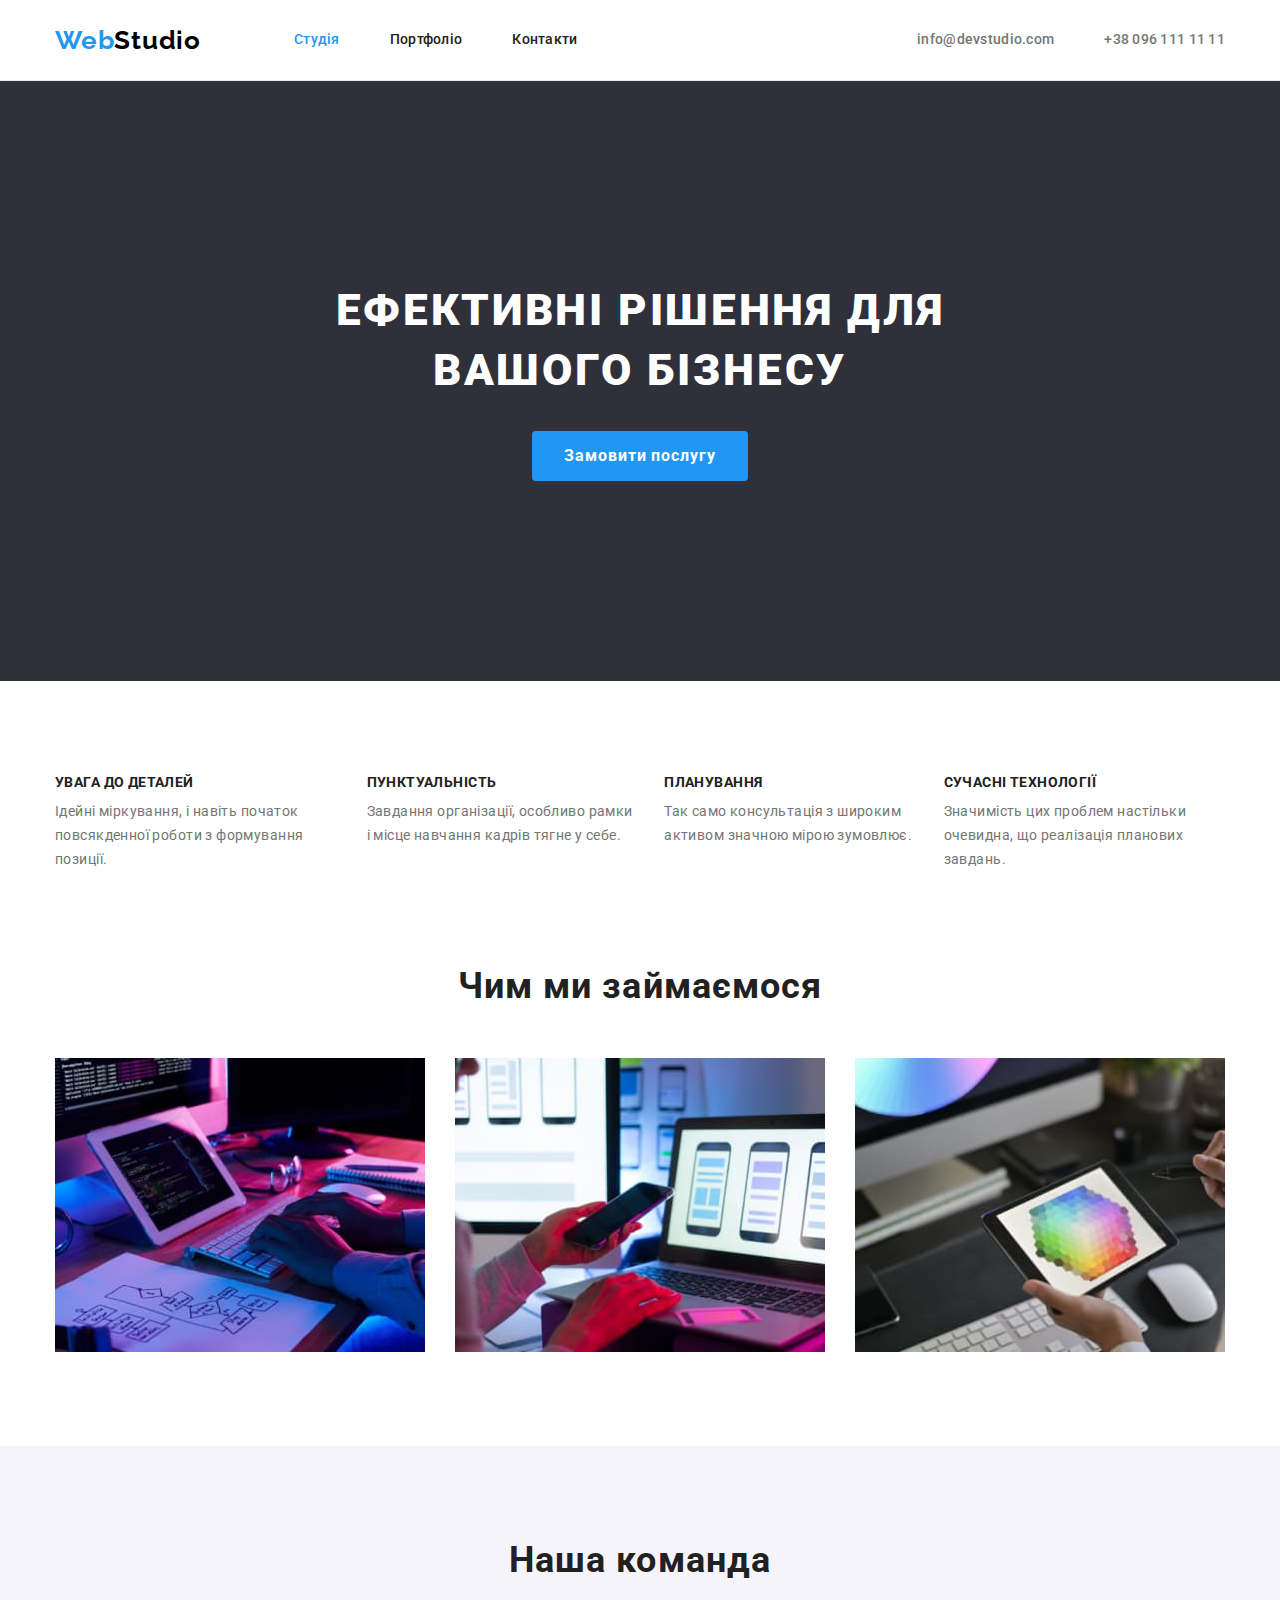
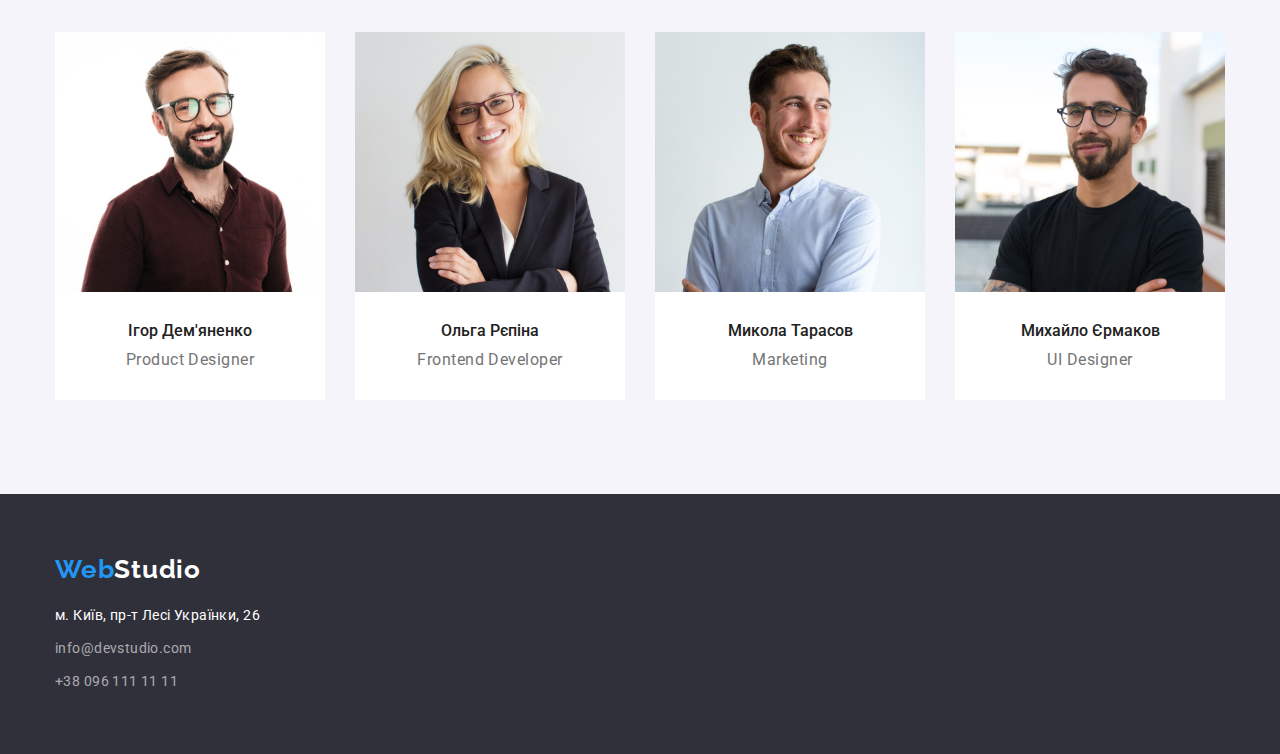
<file: index.html>
<!DOCTYPE html>
<html lang="uk">
  <head>
    <meta charset="UTF-8" />
    <meta http-equiv="X-UA-Compatible" content="IE=edge" />
    <meta name="viewport" content="width=device-width, initial-scale=1.0" />
    <title>WebStudio</title>
    <link rel="preconnect" href="https://fonts.googleapis.com" />
    <link rel="preconnect" href="https://fonts.gstatic.com" crossorigin />
    <link
      href="https://fonts.googleapis.com/css2?family=Montserrat:wght@400;700&family=Raleway:wght@700&family=Roboto:wght@400;500;700;900&display=swap"
      rel="stylesheet"
    />
    <link
      rel="stylesheet"
      href="https://cdnjs.cloudflare.com/ajax/libs/modern-normalize/1.1.0/modern-normalize.min.css"
      integrity="sha512-wpPYUAdjBVSE4KJnH1VR1HeZfpl1ub8YT/NKx4PuQ5NmX2tKuGu6U/JRp5y+Y8XG2tV+wKQpNHVUX03MfMFn9Q=="
      crossorigin="anonymous"
      referrerpolicy="no-referrer"
    />
    <link rel="stylesheet" href="./css/styles.css" />
  </head>
  <body>
    <header class="header">
      <div class="container header-page">
        <a href="#" class="logo link"> <span class="colortext link">Web</span>Studio</a>
        <nav class="header-nav">
          <ul class="nav list">
            <li class="item"><a class="site-nav link current" href="#">Студія</a></li>
            <li class="item"><a class="site-nav link" href="./portfolio.html">Портфоліо</a></li>
            <li class="item"><a class="site-nav link" href="#">Контакти</a></li>
          </ul>
        </nav>
        <ul class="list-contact list">
          <li>
            <a class="contact link" href="mailto:info@devstudio.com">info@devstudio.com</a>
          </li>
          <li>
            <a class="contact link" href="tel:+380961111111">+38 096 111 11 11</a>
          </li>
        </ul>
      </div>
    </header>
    <main>
      <!-- hero -->
      <section class="hero section">
        <div class="container">
          <h1 class="hero-title">Ефективні рішення для вашого бізнесу</h1>
          <button type="button" class="hero-btn">Замовити послугу</button>
        </div>
      </section>

      <section class="section-feature">
        <div class="container">
          <h2 class="visually-hidden">Особливості нашої веб Студії</h2>
          <ul class="feature-list list">
            <li>
              <h3 class="feature-title">УВАГА ДО ДЕТАЛЕЙ</h3>
              <p class="feature-text">
                Ідейні міркування, і навіть початок повсякденної роботи з формування позиції.
              </p>
            </li>
            <li>
              <h3 class="feature-title">ПУНКТУАЛЬНІСТЬ</h3>
              <p class="feature-text">
                Завдання організації, особливо рамки і місце навчання кадрів тягне у себе.
              </p>
            </li>
            <li>
              <h3 class="feature-title">ПЛАНУВАННЯ</h3>
              <p class="feature-text">
                Так само консультація з широким активом значною мірою зумовлює.
              </p>
            </li>
            <li>
              <h3 class="feature-title">СУЧАСНІ ТЕХНОЛОГІЇ</h3>
              <p class="feature-text">
                Значимість цих проблем настільки очевидна, що реалізація планових завдань.
              </p>
            </li>
          </ul>
        </div>
      </section>
      <section class="section-work">
        <div class="container">
          <h2 class="work-title">Чим ми займаємося</h2>
          <ul class="work-list list">
            <li>
              <img src="./images/works.jpg" alt="макет сайту" width="370" />
            </li>
            <li>
              <img src="./images/notbook.jpg" alt="розробка сайту" width="370" />
            </li>
            <li><img src="./images/tablets.jpg" alt="колорістіка" width="370" /></li>
          </ul>
        </div>
      </section>
      <section class="section-team section">
        <div class="container">
          <h2 class="team-title">Наша команда</h2>
          <ul class="team-list list">
            <li class="team-card">
              <img class="img-team" src="./images/card1.jpg" alt="Дизайнер продукту" width="270" />
              <div class="text">
                <h3 class="team-name">Ігор Дем'яненко</h3>
                <p class="team-text">Product Designer</p>
              </div>
            </li>
            <li class="team-card">
              <img
                class="img-team"
                src="./images/card2.jpg"
                alt="Розробка інтерфейсу"
                width="270"
              />
              <div class="text">
                <h3 class="team-name">Ольга Рєпіна</h3>
                <p class="team-text">Frontend Developer</p>
              </div>
            </li>
            <li class="team-card">
              <img class="img-team" src="./images/card3.jpg" alt="Маркетинг" width="270" />
              <div class="text">
                <h3 class="team-name">Микола Тарасов</h3>
                <p class="team-text">Marketing</p>
              </div>
            </li>
            <li class="team-card">
              <img
                class="img-team"
                src="./images/card4.jpg"
                alt="Дизайнер інтерфейсу"
                width="270"
              />
              <div class="text">
                <h3 class="team-name">Михайло Єрмаков</h3>
                <p class="team-text">UI Designer</p>
              </div>
            </li>
          </ul>
        </div>
      </section>
    </main>
    <footer class="footer">
      <div class="container">
        <a href="#" class="logo-footer link"> <span class="colortext link">Web</span>Studio</a>
        <address>
          <ul class="footer-list list">
            <li class="contact-item">
              <a
                class="address-work link"
                href="https://goo.gl/maps/ySp4Y71NyuGyJNaQ7"
                target="_blank"
                rel="noreferrer noopener nofollow"
                >м. Київ, пр-т Лесі Українки, 26</a
              >
            </li>
            <li class="contact-item">
              <a class="contact-footer link" href="mailto:info@devstudio.com">info@devstudio.com</a>
            </li>
            <li>
              <a class="contact-footer link" href="tel:+380961111111">+38 096 111 11 11</a>
            </li>
          </ul>
        </address>
      </div>
    </footer>
  </body>
</html>
</file>
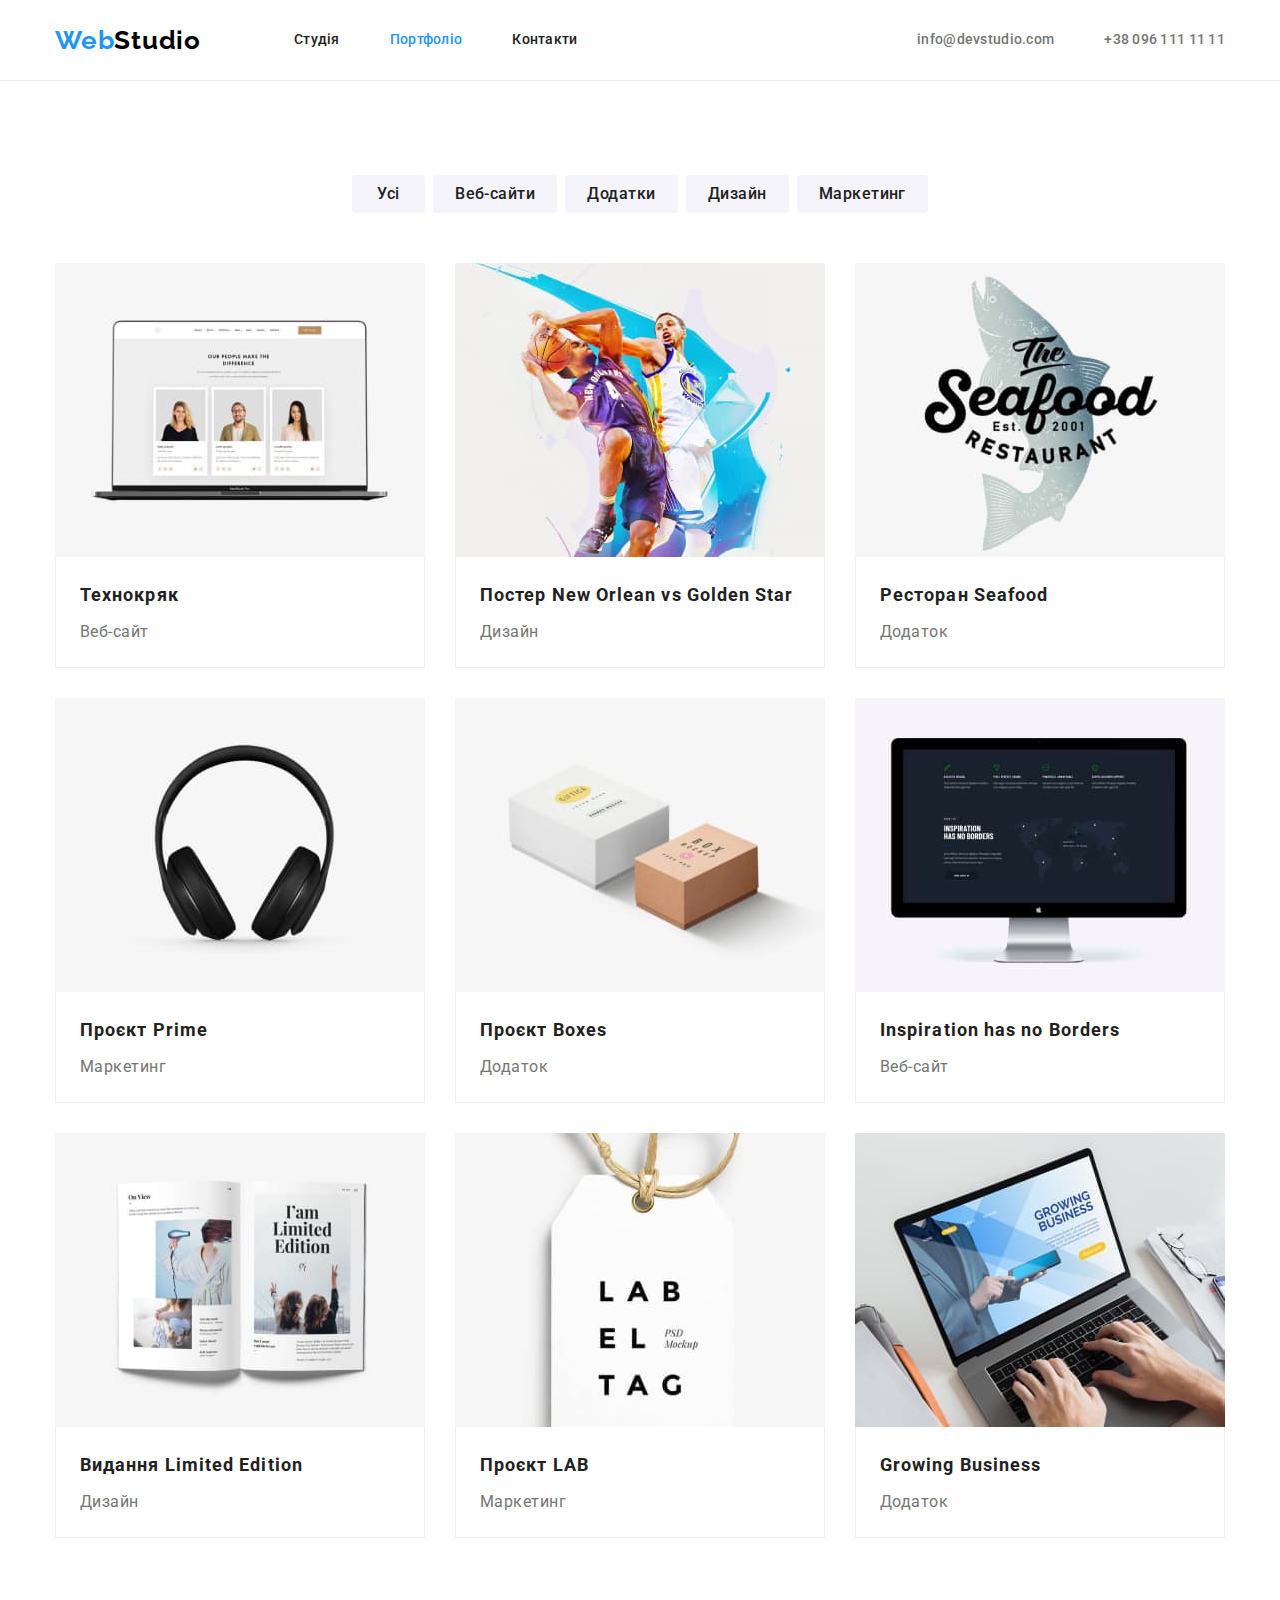
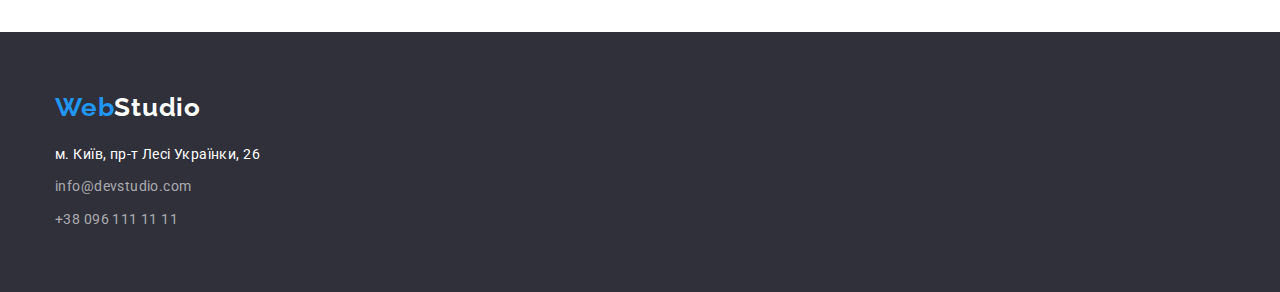
<file: portfolio.html>
<!DOCTYPE html>
<html lang="uk">
  <head>
    <meta charset="UTF-8" />
    <meta http-equiv="X-UA-Compatible" content="IE=edge" />
    <meta name="viewport" content="width=device-width, initial-scale=1.0" />
    <title>WebStudio</title>
    <link rel="preconnect" href="https://fonts.googleapis.com" />
    <link rel="preconnect" href="https://fonts.gstatic.com" crossorigin />
    <link
      href="https://fonts.googleapis.com/css2?family=Montserrat:wght@400;700&family=Raleway:wght@700&family=Roboto:wght@400;500;700;900&display=swap"
      rel="stylesheet"
    />
    <link
      rel="stylesheet"
      href="https://cdnjs.cloudflare.com/ajax/libs/modern-normalize/1.1.0/modern-normalize.min.css"
      integrity="sha512-wpPYUAdjBVSE4KJnH1VR1HeZfpl1ub8YT/NKx4PuQ5NmX2tKuGu6U/JRp5y+Y8XG2tV+wKQpNHVUX03MfMFn9Q=="
      crossorigin="anonymous"
      referrerpolicy="no-referrer"
    />
    <link rel="stylesheet" href="./css/styles.css" />
  </head>
  <body>
    <header class="header">
      <div class="container header-page">
        <a href="#" class="logo link"> <span class="colortext link">Web</span>Studio</a>
        <nav class="header-nav">
          <ul class="nav list">
            <li class="item"><a class="site-nav link" href="./index.html">Студія</a></li>
            <li class="item"><a class="site-nav link current" href="#">Портфоліо</a></li>
            <li class="item"><a class="site-nav link" href="#">Контакти</a></li>
          </ul>
        </nav>
        <ul class="list-contact list">
          <li>
            <a class="contact link" href="mailto:info@devstudio.com">info@devstudio.com</a>
          </li>
          <li>
            <a class="contact link" href="tel:+380961111111">+38 096 111 11 11</a>
          </li>
        </ul>
      </div>
    </header>
    <main>
      <section class="section-project section">
        <div class="container">
          <h1 class="visually-hidden">Наші Проєкти</h1>
          <ul class="filter-list list">
            <li><button type="button" class="btn-filter">Усі</button></li>
            <li><button type="button" class="btn-filter">Веб-сайти</button></li>
            <li><button type="button" class="btn-filter">Додатки</button></li>
            <li><button type="button" class="btn-filter">Дизайн</button></li>
            <li><button type="button" class="btn-filter">Маркетинг</button></li>
          </ul>

          <ul class="project-list list">
            <li class="project-item">
              <a class="link" href="#"
                ><img src="./images/web.jpg" alt="Ноутбук" width="370" height="294" />
                <div class="item-portfolio">
                  <h2 class="title-list">Технокряк</h2>
                  <p class="project-text">Веб-сайт</p>
                </div>
              </a>
            </li>

            <li class="project-item">
              <a class="link" href="#">
                <img src="./images/bascetbols.jpg" alt="Баскетбол" width="370" height="294" />
                <div class="item-portfolio">
                  <h2 class="title-list">Постер New Orlean vs Golden Star</h2>
                  <p class="project-text">Дизайн</p>
                </div>
              </a>
            </li>

            <li class="project-item">
              <a class="link" href="#">
                <img src="./images/seafood.jpg" alt="Лого" width="370" height="294" />
                <div class="item-portfolio">
                  <h2 class="title-list">Ресторан Seafood</h2>
                  <p class="project-text">Додаток</p>
                </div>
              </a>
            </li>

            <li class="project-item">
              <a class="link" href="#">
                <img src="./images/headphones.jpg" alt="Навушники" width="370" height="294" />
                <div class="item-portfolio">
                  <h2 class="title-list">Проєкт Prime</h2>
                  <p class="project-text">Маркетинг</p>
                </div>
              </a>
            </li>

            <li class="project-item">
              <a class="link" href="#"
                ><img src="./images/boxes.jpg" alt="Кородки" width="370" height="294" />
                <div class="item-portfolio">
                  <h2 class="title-list">Проєкт Boxes</h2>
                  <p class="project-text">Додаток</p>
                </div>
              </a>
            </li>

            <li class="project-item">
              <a class="link" href="#">
                <img src="./images/inspiration.jpg" alt="Монітор" width="370" height="294" />
                <div class="item-portfolio">
                  <h2 class="title-list">Inspiration has no Borders</h2>
                  <p class="project-text">Веб-сайт</p>
                </div>
              </a>
            </li>

            <li class="project-item">
              <a class="link" href="#"
                ><img src="./images/design.jpg" alt="Книга" width="370" height="294" />
                <div class="item-portfolio">
                  <h2 class="title-list">Видання Limited Edition</h2>
                  <p class="project-text">Дизайн</p>
                </div>
              </a>
            </li>

            <li class="project-item">
              <a class="link" href="#">
                <img src="./images/project.jpg" alt="Бірка" width="370" height="294" />
                <div class="item-portfolio">
                  <h2 class="title-list">Проєкт LAB</h2>
                  <p class="project-text">Маркетинг</p>
                </div>
              </a>
            </li>

            <li class="project-item">
              <a class="link" href="#"
                ><img src="./images/growing.jpg" alt="Ноутбук" width="370" height="294" />
                <div class="item-portfolio">
                  <h2 class="title-list">Growing Business</h2>
                  <p class="project-text">Додаток</p>
                </div>
              </a>
            </li>
          </ul>
        </div>
      </section>
    </main>
    <footer class="footer">
      <div class="container">
        <a href="#" class="logo-footer link"> <span class="colortext link">Web</span>Studio</a>
        <address>
          <ul class="footer-list list">
            <li class="contact-item">
              <a
                class="address-work link"
                href="https://goo.gl/maps/ySp4Y71NyuGyJNaQ7"
                target="_blank"
                rel="noreferrer noopener nofollow"
                >м. Київ, пр-т Лесі Українки, 26</a
              >
            </li>
            <li class="contact-item">
              <a class="contact-footer link" href="mailto:info@devstudio.com">info@devstudio.com</a>
            </li>
            <li><a class="contact-footer link" href="tel:+380961111111">+38 096 111 11 11</a></li>
          </ul>
        </address>
      </div>
    </footer>
  </body>
</html>
</file>
<file: css/styles.css>
html {
  box-sizing: border-box;
}
*,
* ::before,
*::after {
  box-sizing: inherit;
}
:root {
  --title-text-color: #212121;
  --text-color: #757575;
  --accent-color: #2196f3;
  --super-blask: #000000;
  --super-waite: #ffffff;
  --accent-btn: #188ce8;
  --color-hero-futer-bng: #2f303a;
  --bng-section-team: #f5f4fa;
  --color-contact: rgba(255, 255, 255, 0.6);
}
p,
h1,
h2,
h3,
h4,
h5,
h6 {
  margin: 0;
}
ul,
ol {
  margin: 0;
  padding-left: 0;
  list-style: none;
}
button {
  cursor: pointer;
}
address {
  font-style: normal;
}
a {
  color: currentColor;
  text-decoration: none;
}
img {
  display: block;
}
.container {
  width: 1200px;
  padding-left: 15px;
  padding-right: 15px;
  margin: 0 auto;

  /* outline: 2px solid green; */
}
.section {
  padding-top: 94px;
  padding-bottom: 94px;
}

body {
  margin: 0;
  background-color: var(--super-waite);
  color: var(--text-color);
  font-family: 'Roboto', san-serif;
}
.visually-hidden {
  position: absolute;
  width: 1px;
  height: 1px;
  margin: -1px;
  border: 0;
  padding: 0;

  white-space: nowrap;
  clip-path: inset(100%);
  clip: rect(0 0 0 0);
  overflow: hidden;
}
.link {
  text-decoration: none;
}
.list {
  list-style: none;
}
/* -------------logo--------------------------- */
.logo {
  color: var(--super-blask);
}
.colortext {
  color: var(--accent-color);
}
.logo,
.colortext.logo-footer {
  font-family: 'Raleway', sans-serif;
  font-weight: 700;
  font-size: 26px;
  line-height: 1.19;
  letter-spacing: 0.03em;
}
/*---------------header-------------------------------------------------- -------------------*/
.header {
  background-color: var(--super-waite);
  border-bottom: 1px solid #ececec;
}
.header-page {
  display: flex;
  align-items: center;
}
/* -------------------------navigation-site -----------------------*/

.nav .site-nav.current {
  color: var(--accent-color);
}
.nav {
  display: flex;
  margin-left: 93px;
  gap: 50px;
}

/* .nav .item + .item {
  margin-left: 50px;
} */

.site-nav {
  display: block;
  padding-top: 32px;
  padding-bottom: 32px;

  color: var(--title-text-color);

  font-weight: 500;
  font-size: 14px;
  line-height: 1.14;
  letter-spacing: 0.02em;
}

.site-nav:hover,
.site-nav:focus {
  color: var(--accent-color);
}

/* -------------------------------contacts----------------- */
.list-contact {
  display: flex;
  gap: 50px;
  margin-left: auto;
}

.contact {
  color: var(--text-color);
  font-weight: 500;
  font-size: 14px;
  line-height: 1.14;
  letter-spacing: 0.02em;

  display: block;
  padding-top: 32px;
  padding-bottom: 32px;
}
.contact:hover,
.contact:focus {
  color: var(--accent-color);
}

/* ----------------------------------------------hero------------------------------------ */
.hero {
  padding-top: 200px;
  padding-bottom: 200px;

  text-align: center;
  background-color: var(--color-hero-futer-bng);
}

.hero-title {
  margin-bottom: 30px;
  max-width: 696px;
  margin-left: auto;
  margin-right: auto;

  color: var(--super-waite);

  font-weight: 900;
  font-size: 44px;
  line-height: 1.36;
  letter-spacing: 0.06em;
  text-transform: uppercase;
}
.hero-btn {
  display: inline-block;
  padding: 10px 32px;
  min-width: 216px;

  color: var(--super-waite);
  background-color: var(--accent-color);

  font-family: inherit;
  font-weight: 700;
  font-size: 16px;
  line-height: 1.87;
  cursor: pointer;
  letter-spacing: 0.06em;
  border-radius: 4px;
  border: transparent;
}

.hero-btn:hover,
.hero-btn:focus {
  color: var(--super-waite);
  background-color: var(--accent-btn);
}

/* ------------------------------section-feature--------------------------*/
.section-feature {
  padding-top: 94px;
  padding-bottom: 47px;
}
.feature-list {
  display: flex;
  gap: 30px;
}
.feature-title {
  font-size: 14px;
  line-height: 1.14;
  letter-spacing: 0.03em;
  text-transform: uppercase;
  color: var(--title-text-color);

  margin-bottom: 10px;
}
.feature-text {
  font-size: 14px;
  line-height: 1.71;
  letter-spacing: 0.03em;
}
/*-----------------------seaction-work------------- */
.section-work {
  padding-top: 47px;
  padding-bottom: 94px;
}
.work-list {
  display: flex;
  gap: 30px;
}
.work-title {
  font-size: 36px;
  line-height: 1.16;
  text-align: center;
  letter-spacing: 0.03em;
  color: var(--title-text-color);

  margin-bottom: 50px;
}
/* --------------------section-team----------------------------- */
.section-team {
  background-color: var(--bng-section-team);

  text-align: center;
}
.team-list {
  display: flex;
  gap: 30px;
}

.team-card {
  background-color: var(--super-waite);
  flex-basis: calc((100%-90px) / 4);
}

.team-title {
  font-size: 36px;
  line-height: 1.16;
  text-align: center;
  letter-spacing: 0.03em;
  color: var(--title-text-color);

  margin-bottom: 50px;
}
.team-name {
  font-weight: 500;
  font-size: 16px;
  line-height: 1.18;
  color: var(--title-text-color);
  margin-bottom: 10px;
}
.text {
  padding-top: 30px;
  padding-bottom: 30px;
}
.team-text {
  font-size: 16px;
  line-height: 1.18;
  letter-spacing: 0.03em;
}
/* ------------------------footer----------------------------- */
.logo-footer {
  color: var(--super-waite);
  font-family: 'Raleway', sans-serif;
  font-weight: 700;
  font-size: 26px;
  line-height: 1.19;
  letter-spacing: 0.03em;
  display: inline-block;
  margin-bottom: 20px;
}

.footer {
  background-color: var(--color-hero-futer-bng);
  padding-top: 60px;
  padding-bottom: 60px;
}
.contact-item {
  margin-bottom: 9px;
}
.address-work {
  font-style: normal;
  font-size: 14px;
  line-height: 1.71;
  letter-spacing: 0.03em;
  color: var(--super-waite);

  display: inline-block;
}
.contact-footer {
  font-style: normal;
  color: var(--color-contact);
  font-size: 14px;
  line-height: 1.71;
  letter-spacing: 0.03em;

  display: inline-block;
}
.contact-footer:hover,
.contact-footer:focus {
  color: var(--accent-color);
}
/* --------------------page PORTFOLIO--------------------------------------------------------------- */

/*----------------- filter --------------*/

.filter-list {
  display: flex;
  gap: 8px;
  justify-content: center;
  margin-bottom: 50px;
}
.btn-filter {
  min-width: 73px;
  display: inline-block;
  padding: 6px 22px;

  font-family: inherit;
  background-color: var(--bng-section-team);
  color: var(--title-text-color);
  font-weight: 500;
  font-size: 16px;
  line-height: 1.62;
  letter-spacing: 0.03em;
  cursor: pointer;
  border-radius: 4px;
  border: transparent;
}

.btn-filter:hover,
.btn-filter:focus {
  color: var(--super-waite);
  background-color: var(--accent-color);
}
/* ----------------section-project------------------------- */
.project-list {
  display: flex;
  flex-wrap: wrap;
  gap: 30px;
}
.project-item {
  background-color: var(--super-waite);
  /* width: 370px;
  border: 1px solid #eeeeee; */
}
.item-portfolio {
  padding: 20px 24px;
  border-left: 1px solid #eeeeee;
  border-bottom: 1px solid #eeeeee;
  border-right: 1px solid #eeeeee;
}

.title-list {
  color: var(--title-text-color);
  font-size: 18px;
  line-height: 2;
  letter-spacing: 0.06em;
  margin-bottom: 4px;
}
.project-text {
  font-size: 16px;
  line-height: 1.87;
  letter-spacing: 0.03em;
  color: var(--text-color);
}
</file>
